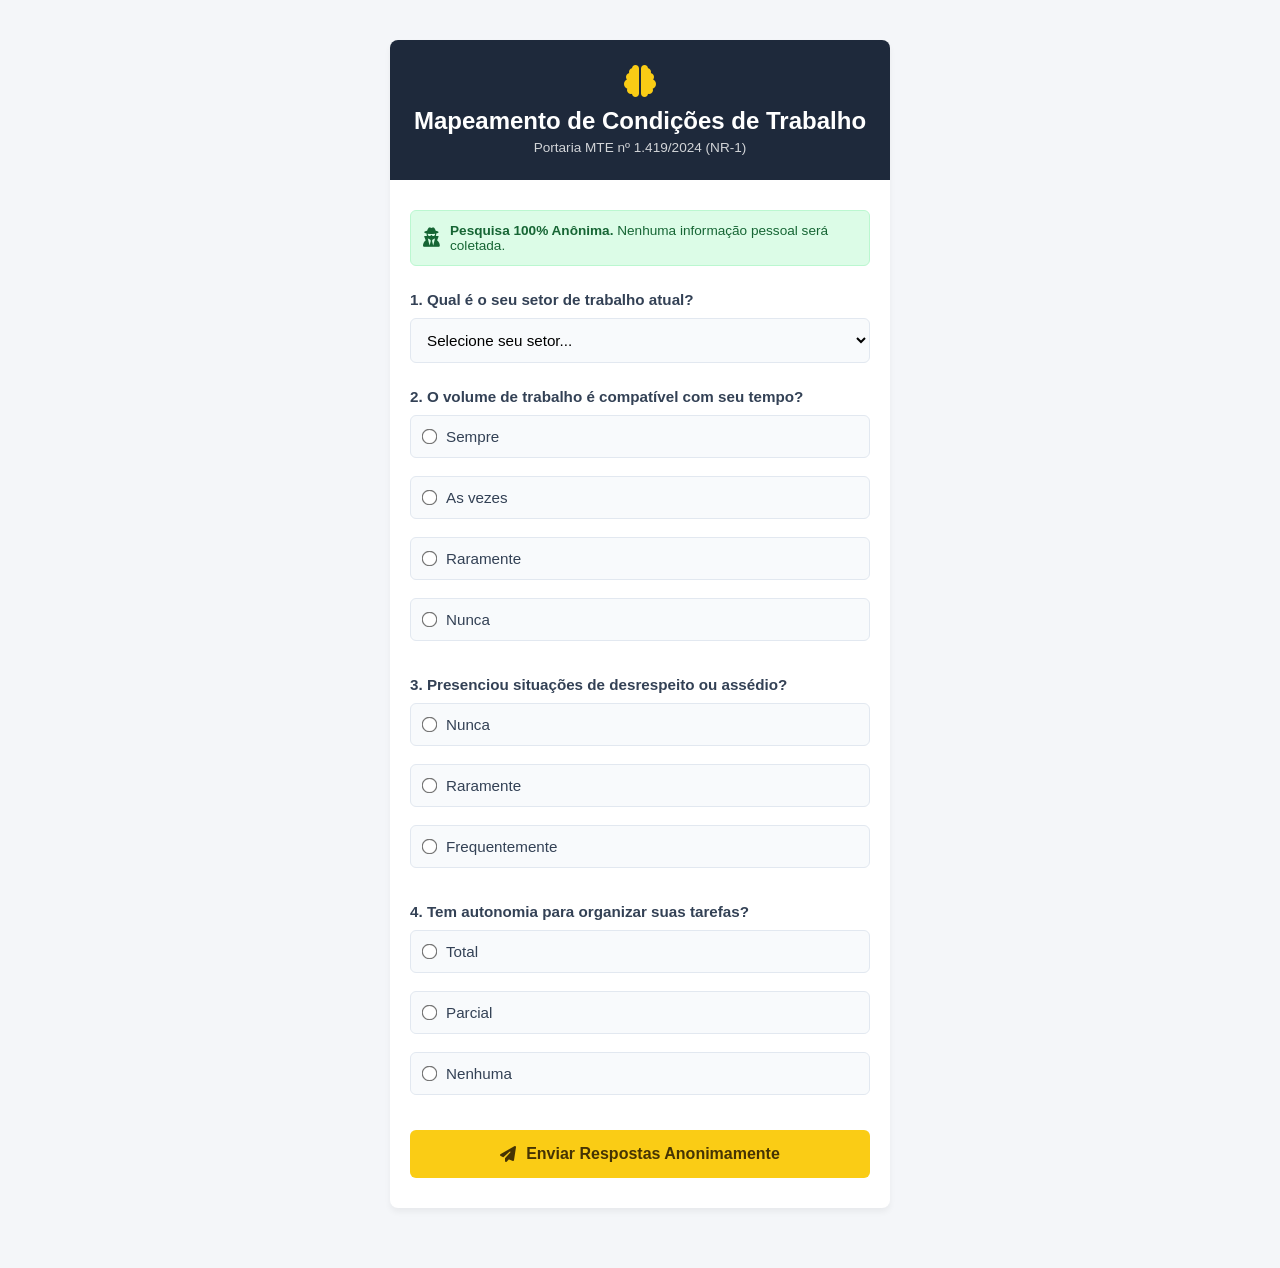
<file: login/avaliacao.html>
<!DOCTYPE html>
<html lang="pt-BR">
<head>
    <meta charset="UTF-8">
    <meta name="viewport" content="width=device-width, initial-scale=1.0">
    <title>Pesquisa de Clima e Condições de Trabalho</title>
    <link href="https://cdnjs.cloudflare.com/ajax/libs/font-awesome/6.4.0/css/all.min.css" rel="stylesheet">
    <style>
        /* MANTENHA O MESMO CSS DA SUA AVALIAÇÃO AQUI DENTRO */
        :root { --bg-color: #f4f6f9; --text-main: #334155; --text-light: #64748b; --white: #ffffff; --border: #e2e8f0; --btn-yellow: #facc15; --btn-yellow-hover: #eab308; --sidebar-bg: #1e293b; }
        * { margin: 0; padding: 0; box-sizing: border-box; font-family: 'Segoe UI', Tahoma, sans-serif; }
        body { background-color: var(--bg-color); color: var(--text-main); display: flex; justify-content: center; padding: 20px; }
        .survey-container { background-color: var(--white); width: 100%; max-width: 500px; border-radius: 8px; box-shadow: 0 4px 6px rgba(0,0,0,0.05); overflow: hidden; margin-top: 20px; margin-bottom: 40px; }
        .survey-header { background-color: var(--sidebar-bg); color: var(--white); padding: 25px 20px; text-align: center; }
        .survey-header i { color: var(--btn-yellow); font-size: 2rem; margin-bottom: 10px; }
        .survey-body { padding: 30px 20px; }
        .alert-anonymous { background-color: #dcfce7; color: #166534; padding: 12px; border-radius: 6px; font-size: 0.85rem; display: flex; align-items: center; gap: 10px; margin-bottom: 25px; border: 1px solid #bbf7d0; }
        .form-group { margin-bottom: 25px; }
        .form-group label { display: block; margin-bottom: 10px; font-weight: 600; font-size: 0.95rem; }
        select, .radio-group label { width: 100%; padding: 12px; border: 1px solid var(--border); border-radius: 6px; font-size: 0.95rem; background-color: #f8fafc; }
        select:focus { outline: none; border-color: var(--sidebar-bg); }
        .radio-group { display: flex; flex-direction: column; gap: 8px; }
        .radio-group label { display: flex; align-items: center; gap: 10px; cursor: pointer; transition: 0.2s; font-weight: normal; }
        .radio-group label:hover { background-color: #f1f5f9; }
        .radio-group input[type="radio"] { transform: scale(1.2); accent-color: var(--sidebar-bg); }
        .btn-submit { background-color: var(--btn-yellow); color: #453303; border: none; width: 100%; padding: 15px; font-size: 1rem; font-weight: bold; border-radius: 6px; cursor: pointer; display: flex; align-items: center; justify-content: center; gap: 10px; transition: 0.2s; margin-top: 10px; }
        .btn-submit:hover { background-color: var(--btn-yellow-hover); }
        #success-screen { display: none; text-align: center; padding: 40px 20px; }
        #success-screen i { font-size: 4rem; color: #16a34a; margin-bottom: 20px; }
    </style>
</head>
<body>

    <div class="survey-container">
        <div class="survey-header" id="header-box">
            <i class="fa-solid fa-brain"></i>
            <h2>Mapeamento de Condições de Trabalho</h2>
            <p style="font-size: 0.85rem; opacity: 0.8; margin-top: 5px;">Portaria MTE nº 1.419/2024 (NR-1)</p>
        </div>

        <div class="survey-body" id="form-screen">
            <div class="alert-anonymous">
                <i class="fa-solid fa-user-secret" style="font-size: 1.2rem;"></i>
                <span><strong>Pesquisa 100% Anônima.</strong> Nenhuma informação pessoal será coletada.</span>
            </div>

            <form id="surveyForm" onsubmit="enviarPesquisa(event)">
                
                <div class="form-group">
                    <label>1. Qual é o seu setor de trabalho atual?</label>
                    <select id="setor" name="setor" required>
                        <option value="" disabled selected>Selecione seu setor...</option>
                        </select>
                </div>

                <div id="perguntas-dinamicas"></div>

                <button type="submit" class="btn-submit">
                    <i class="fa-solid fa-paper-plane"></i> Enviar Respostas Anonimamente
                </button>
            </form>
        </div>

        <div id="success-screen">
            <i class="fa-solid fa-circle-check"></i>
            <h2 style="margin-bottom: 10px;">Respostas Enviadas!</h2>
            <p style="color: var(--text-light); font-size: 0.95rem;">Obrigado! Suas respostas ajudarão a melhorar as condições de trabalho.</p>
        </div>
    </div>

    
       


    <script>
        document.addEventListener('DOMContentLoaded', () => {
            // 1. Carrega Setores
            const setores = getSetoresConfig();
            const selectSetor = document.getElementById('setor');
            setores.forEach(s => {
                const opt = document.createElement('option');
                opt.value = s; opt.innerText = s;
                selectSetor.appendChild(opt);
            });

            // 2. Carrega Perguntas
            const perguntas = getPerguntasConfig();
            const containerPerguntas = document.getElementById('perguntas-dinamicas');
            
            // Localize este bloco dentro do DOMContentLoaded da avaliacao.html
           perguntas.forEach((p, index) => {
               const numero = index + 2;
    
               // CORREÇÃO: Usar opcao.texto em vez de apenas opcao
               const radiosHtml = p.opcoes.map(opcao => `
                   <label>
                       <input type="radio" name="${p.id}" value="${opcao.texto}" required> 
                       ${opcao.texto}
                   </label>
               `).join('');

             containerPerguntas.innerHTML += `
                   <div class="form-group">
                <label>${numero}. ${p.texto}</label>
                <div class="radio-group">${radiosHtml}</div>
                   </div>
               `;
           });
        });

        function enviarPesquisa(event) {
            event.preventDefault(); 

            const urlParams = new URLSearchParams(window.location.search);
            const avaliacaoId = urlParams.get('id');

            if (!avaliacaoId) return alert("Erro: O link desta pesquisa é inválido ou está quebrado.");

            // Coleta os dados dinâmicos do formulário usando FormData
            const formElement = document.getElementById('surveyForm');
            const formData = new FormData(formElement);
            
            let respostasDinamicas = {};
            let setorEscolhido = "";

            for (let [name, value] of formData.entries()) {
                if (name === 'setor') {
                    setorEscolhido = value;
                } else {
                    respostasDinamicas[name] = value;
                }
            }

            const novaResposta = {
                id: Date.now(),
                avaliacaoId: avaliacaoId,
                dataHora: new Date().toLocaleString('pt-BR'),
                setor: setorEscolhido,
                respostas: respostasDinamicas
            };

            let bancoRespostas = getRespostas();
            bancoRespostas.push(novaResposta);
            salvarRespostas(bancoRespostas);
            
            document.getElementById('form-screen').style.display = 'none';
            document.getElementById('header-box').style.display = 'none';
            document.getElementById('success-screen').style.display = 'block';
            window.scrollTo(0, 0);
        }
    </script>


<script src="js-cerebro.js"></script>
</body>
</html>
</file>
